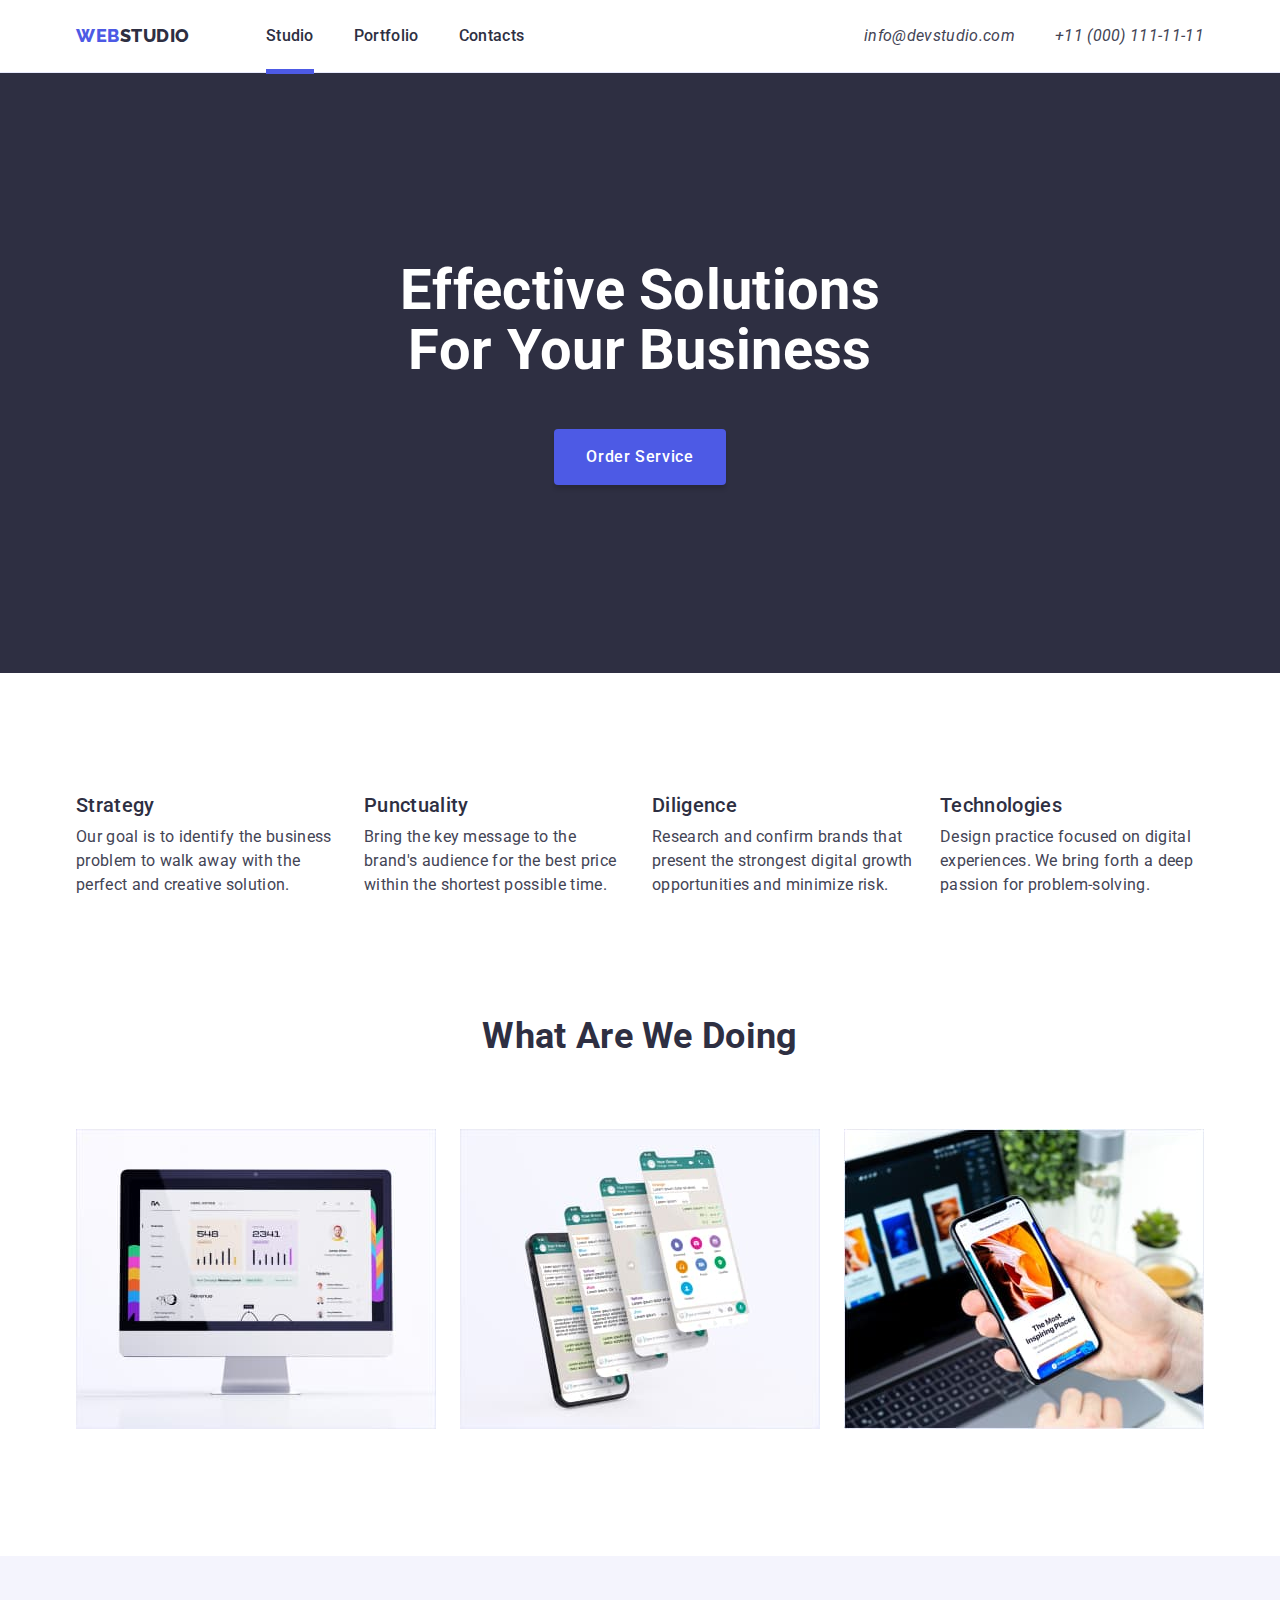
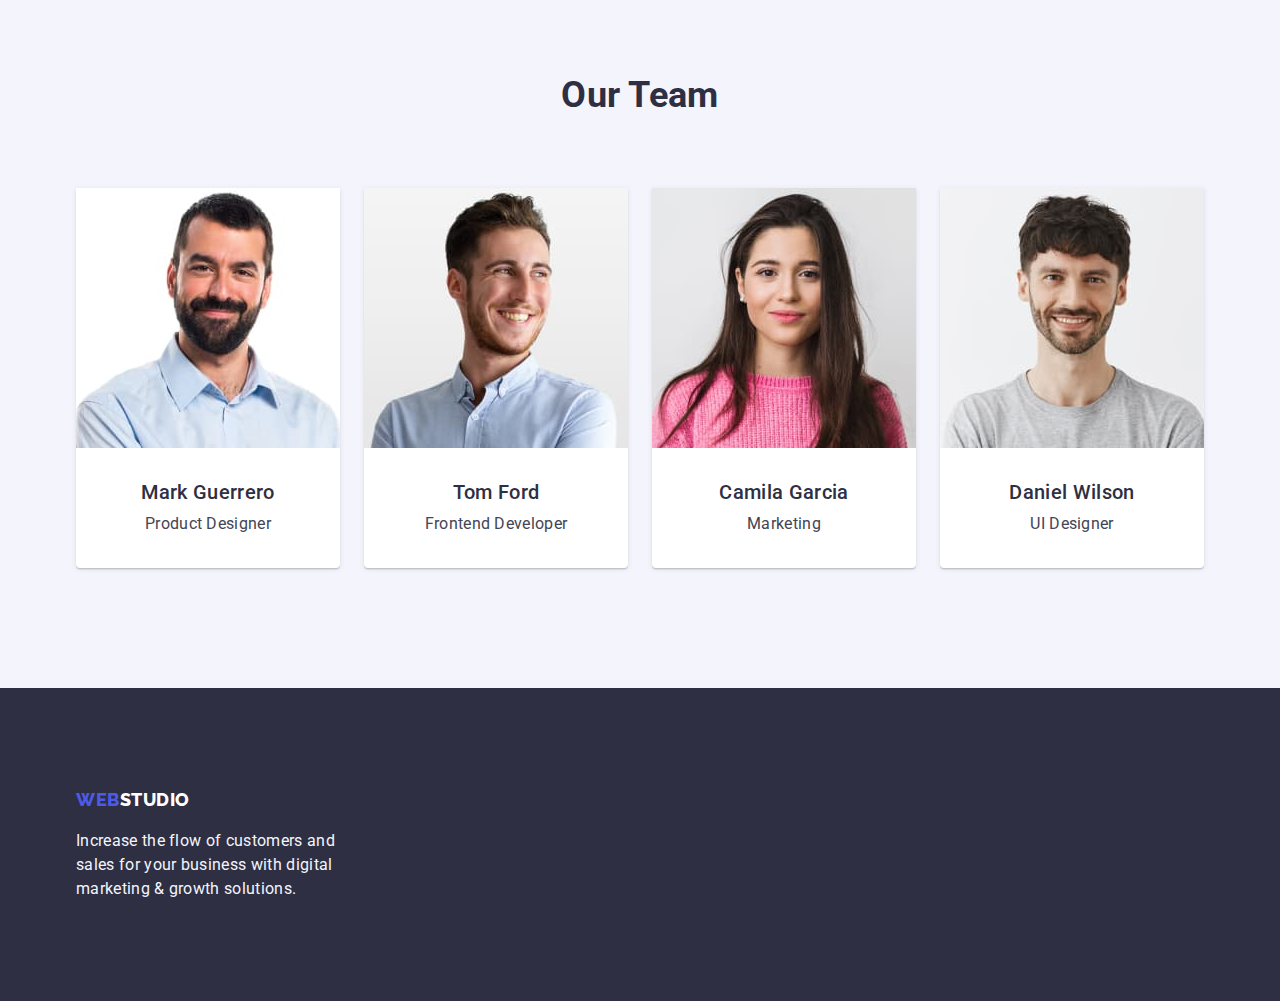
<file: index.html>
<!DOCTYPE html>
<html lang="en">
  <head>
    <meta charset="UTF-8" />
    <meta http-equiv="X-UA-Compatible" content="IE=edge" />
    <meta name="viewport" content="width=device-width, initial-scale=1.0" />
    <link
      href="https://cdnjs.cloudflare.com/ajax/libs/modern-normalize/1.0.0/modern-normalize.min.css"
      rel="stylesheet"
    />
    <link rel="preconnect" href="https://fonts.gstatic.com" />
    <link
      href="https://fonts.googleapis.com/css2?family=Raleway:wght@800&family=Roboto:wght@400;500;700&display=swap"
      rel="stylesheet"
    />
    <link rel="stylesheet" href="./styles/css.css" />
    <title>WebStudio</title>
  </head>
  <body>
    <header class="header">
      <div class="container cont-header header-flex">
        <nav class="nav-flex">
          <a href="./index.html" class="logo nav-item"
            ><span class="logo-web">Web</span>Studio</a
          >
          <ul class="index-nav list menu-flex nav-item">
            <li class="menu-item">
              <a href="./index.html" class="link current">Studio</a>
            </li>
            <li class="menu-item">
              <a href="./portfolio.html" class="link">Portfolio</a>
            </li>
            <li class="menu-item"><a href="" class="link">Contacts</a></li>
          </ul>
        </nav>
        <address class="address">
          <ul class="address-list list address-flex">
            <li class="address-item">
              <a href="mailto:info@devstudio.com" class="link"
                >info@devstudio.com</a
              >
            </li>
            <li class="address-item">
              <a href="tel:+110001111111" class="link">+11 (000) 111-11-11</a>
            </li>
          </ul>
        </address>
      </div>
    </header>
    <main>
      <!-- HERO -->
      <section class="hero container">
        <h1 class="title">Effective Solutions for Your Business</h1>
        <button type="button" class="button">Order Service</button>
      </section>
      <section class="section advantages">
        <!-- Заголовок надо будет скрыть -->
        <div class="container">
          <h2 hidden class="title-invis">Our advantages</h2>
          <ul class="list advant-flex">
            <li class="advant-item">
              <h3 class="title-second">Strategy</h3>
              <p>
                Our goal is to identify the business problem to walk away with
                the perfect and creative solution.
              </p>
            </li>
            <li class="advant-item">
              <h3 class="title-second">Punctuality</h3>
              <p>
                Bring the key message to the brand's audience for the best price
                within the shortest possible time.
              </p>
            </li>
            <li class="advant-item">
              <h3 class="title-second">Diligence</h3>
              <p>
                Research and confirm brands that present the strongest digital
                growth opportunities and minimize risk.
              </p>
            </li>
            <li class="advant-item">
              <h3 class="title-second">Technologies</h3>
              <p>
                Design practice focused on digital experiences. We bring forth a
                deep passion for problem-solving.
              </p>
            </li>
          </ul>
        </div>
      </section>
      <section class="section works">
        <div class="container">
          <h2 class="title">What are we doing</h2>
          <ul class="list works-flex">
            <li class="works-item">
              <img
                src="./images/img1.jpg"
                alt="site design on the monitor"
                width="360"
              />
            </li>
            <li class="works-item">
              <img
                src="./images/img2.jpg"
                alt="
  mobile application design"
                width="360"
              />
            </li>
            <li class="works-item">
              <img src="./images/img3.jpg" alt="cross-platform" width="360" />
            </li>
          </ul>
        </div>
      </section>
      <!-- TEAM -->
      <section class="section team">
        <div class="container team">
          <h2 class="title">Our Team</h2>
          <ul class="list team-flex">
            <li class="team-item">
              <img
                src="./images/team/mark.jpg"
                alt="Mark Guerrero"
                width="264"
              />
              <div class="descrip-team">
                <h3 class="title-second">Mark Guerrero</h3>
                <p class="team-text">Product Designer</p>
              </div>
            </li>
            <li class="team-item">
              <img src="./images/team/tom.jpg" alt="Tom Ford" width="264" />
              <div class="descrip-team">
                <h3 class="title-second">Tom Ford</h3>
                <p class="team-text">Frontend Developer</p>
              </div>
            </li>
            <li class="team-item">
              <img
                src="./images/team/camila.jpg"
                alt="Camila Garcia"
                width="264"
              />
              <div class="descrip-team">
                <h3 class="title-second">Camila Garcia</h3>
                <p class="team-text">Marketing</p>
              </div>
            </li>
            <li class="team-item">
              <img
                src="./images/team/daniel.jpg"
                alt="Daniel Wilson"
                width="264"
              />
              <div class="descrip-team">
                <h3 class="title-second">Daniel Wilson</h3>
                <p class="team-text">UI Designer</p>
              </div>
            </li>
          </ul>
        </div>
      </section>
    </main>
    <footer class="footer">
      <div class="container">
        <div class="logo-div">
          <a href="./index.html" class="logo"
            ><span class="logo-web">Web</span>Studio</a
          >
          <p class="text-footer">
            Increase the flow of customers and sales for your business with
            digital marketing & growth solutions.
          </p>
        </div>
      </div>
    </footer>
  </body>
</html>
</file>
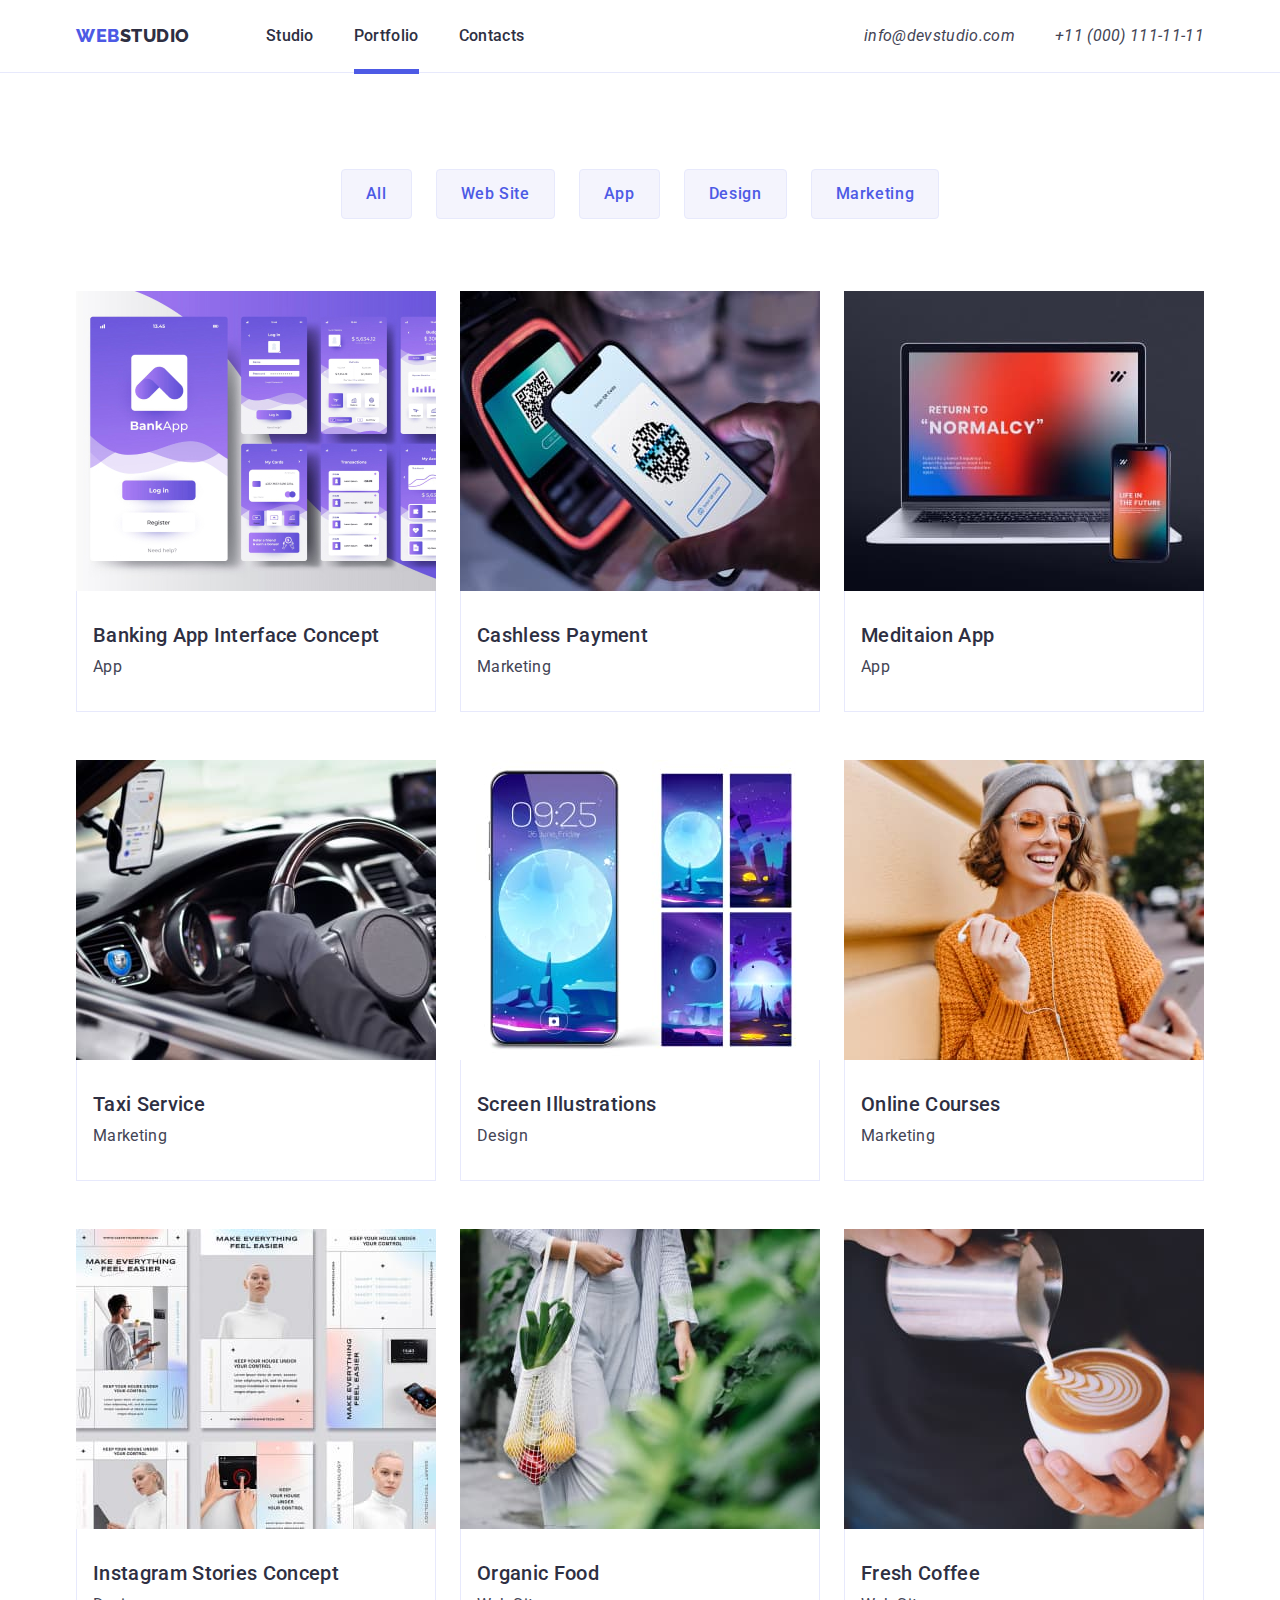
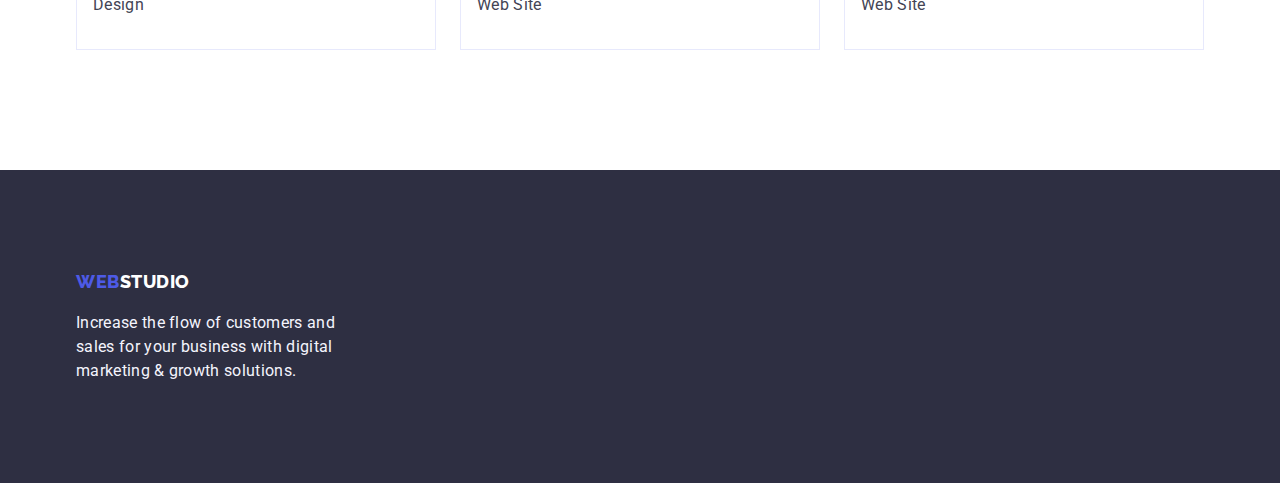
<file: portfolio.html>
<!DOCTYPE html>
<html lang="en">
  <head>
    <meta charset="UTF-8" />
    <meta http-equiv="X-UA-Compatible" content="IE=edge" />
    <meta name="viewport" content="width=device-width, initial-scale=1.0" />
    <link
      href="https://cdnjs.cloudflare.com/ajax/libs/modern-normalize/1.0.0/modern-normalize.min.css"
      rel="stylesheet"
    />
    <link rel="preconnect" href="https://fonts.gstatic.com" />
    <link
      href="https://fonts.googleapis.com/css2?family=Raleway:wght@800&family=Roboto:wght@400;500;700&display=swap"
      rel="stylesheet"
    />
    <link rel="stylesheet" href="./styles/css.css" />
    <title>WebStudio</title>
  </head>
  <body>
    <header class="header">
      <div class="container cont-header header-flex">
        <nav class="nav-flex">
          <a href="./index.html" class="logo nav-item"
            ><span class="logo-web">Web</span>Studio</a
          >
          <ul class="index-nav list menu-flex nav-item">
            <li class="menu-item">
              <a href="./index.html" class="link">Studio</a>
            </li>
            <li class="menu-item">
              <a href="./portfolio.html" class="link current">Portfolio</a>
            </li>
            <li class="menu-item"><a href="" class="link">Contacts</a></li>
          </ul>
        </nav>
        <address class="address">
          <ul class="address-list list address-flex">
            <li class="address-item">
              <a href="mailto:info@devstudio.com" class="link"
                >info@devstudio.com</a
              >
            </li>
            <li class="address-item">
              <a href="tel:+110001111111" class="link">+11 (000) 111-11-11</a>
            </li>
          </ul>
        </address>
      </div>
    </header>
    <main>
      <section class="section projects">
        <div class="container">
          <h1 hidden class="title-invis">Our projects</h1>
          <ul class="list buttons-flex">
            <li class="button-item">
              <button type="button" class="button">All</button>
            </li>
            <li class="button-item">
              <button type="button" class="button">Web Site</button>
            </li>
            <li class="button-item">
              <button type="button" class="button">App</button>
            </li>
            <li class="button-item">
              <button type="button" class="button">Design</button>
            </li>
            <li class="button-item">
              <button type="button" class="button">Marketing</button>
            </li>
          </ul>
          <ul class="list projects-flex">
            <li class="projects-item">
              <img
                src="./images/portf-project/app-1.jpg"
                alt="Banking App Interface Concept"
                width="360"
              />
              <div class="descrip-projects">
                <h2 class="title-second">Banking App Interface Concept</h2>
                <p class="projects-text">App</p>
              </div>
              <!-- <p class="text-card">
                Lorem ipsum dolor sit amet consectetur adipisicing elit. Saepe,
                eligendi!
              </p> -->
            </li>
            <li class="projects-item">
              <img
                src="./images/portf-project/mark-2.jpg"
                alt="Cashless Payment"
                width="360"
              />
              <div class="descrip-projects">
                <h2 class="title-second">Cashless Payment</h2>
                <p class="projects-text">Marketing</p>
              </div>
              <!-- <p class="text-card">
                Lorem ipsum dolor sit amet consectetur, adipisicing elit. Ad,
                similique.
              </p> -->
            </li>
            <li class="projects-item">
              <img
                src="./images/portf-project/app-3.jpg"
                alt="Meditaion App"
                width="360"
              />
              <div class="descrip-projects">
                <h2 class="title-second">Meditaion App</h2>
                <p class="projects-text">App</p>
              </div>
              <!-- <p class="text-card">
                Lorem ipsum dolor sit amet consectetur, adipisicing elit. Ad,
                similique.
              </p> -->
            </li>
            <li class="projects-item">
              <img
                src="./images/portf-project/mark-4.jpg"
                alt="Taxi Service"
                width="360"
              />
              <div class="descrip-projects">
                <h2 class="title-second">Taxi Service</h2>
                <p class="projects-text">Marketing</p>
              </div>
              <!-- <p class="text-card">
                Lorem ipsum dolor sit amet consectetur, adipisicing elit. Ad,
                similique.
              </p> -->
            </li>
            <li class="projects-item">
              <img
                src="./images/portf-project/des-5.jpg"
                alt="Screen Illustrations"
                width="360"
              />
              <div class="descrip-projects">
                <h2 class="title-second">Screen Illustrations</h2>
                <p class="projects-text">Design</p>
              </div>
              <!-- <p class="text-card">
                Lorem ipsum dolor sit amet consectetur adipisicing elit. Dolore,
                molestias.
              </p> -->
            </li>
            <li class="projects-item">
              <img
                src="./images/portf-project/mark-6.jpg"
                alt="Online Courses"
                width="360"
              />
              <div class="descrip-projects">
                <h2 class="title-second">Online Courses</h2>
                <p class="projects-text">Marketing</p>
              </div>
              <!-- <p class="text-card">
                Lorem ipsum dolor sit amet consectetur adipisicing elit. Dolore,
                molestias.
              </p> -->
            </li>
            <li class="projects-item">
              <img
                src="./images/portf-project/des-7.jpg"
                alt="Instagram Stories Concept"
                width="360"
              />
              <div class="descrip-projects">
                <h2 class="title-second">Instagram Stories Concept</h2>
                <p class="projects-text">Design</p>
              </div>
              <!-- <p class="text-card">
                Lorem ipsum dolor sit amet consectetur adipisicing elit. Dolore,
                molestias.
              </p> -->
            </li>
            <li class="projects-item">
              <img
                src="./images/portf-project/web-8.jpg"
                alt="Organic Food"
                width="360"
              />
              <div class="descrip-projects">
                <h2 class="title-second">Organic Food</h2>
                <p class="projects-text">Web Site</p>
              </div>
              <!-- <p class="text-card">
                Lorem ipsum dolor, sit amet consectetur adipisicing elit. Tenetur,
                totam.
              </p> -->
            </li>
            <li class="projects-item">
              <img
                src="./images/portf-project/web-9.jpg"
                alt="Fresh Coffee"
                width="360"
              />
              <div class="descrip-projects">
                <h2 class="title-second">Fresh Coffee</h2>
                <p class="projects-text">Web Site</p>
              </div>
              <!-- <p class="text-card">
                Lorem ipsum dolor, sit amet consectetur adipisicing elit. Tenetur,
                totam.
              </p> -->
            </li>
          </ul>
        </div>
      </section>
    </main>
    <footer class="footer">
      <div class="container">
        <div class="logo-div">
          <a href="./index.html" class="logo"
            ><span class="logo-web">Web</span>Studio</a
          >
          <p class="text-footer">
            Increase the flow of customers and sales for your business with
            digital marketing & growth solutions.
          </p>
        </div>
      </div>
    </footer>
  </body>
</html>
</file>
<file: styles/css.css>
:root {
  /* SLATE */
  --text-color: #434455;
  /* NAVY BLUE */
  --dark-color: #2e2f42;
  --pressed-state: #404bbf;
  --primary-brand: #4d5ae5;
  --basic-white: #ffffff;
  --alt-white: #f4f4fd;
}

/* GENERAL */
h1,
h2,
h3,
h4,
h5,
h6,
p {
  margin: 0;
}

.list {
  list-style: none;
  padding: 0;
  margin: 0;
}

body {
  font-family: "Roboto", sans-serif;
  color: var(--text-color);
  background-color: var(--basic-white);
  letter-spacing: 0.02em;
  font-size: 16px;
  line-height: 1.5;
  font-weight: 400;
}

.button {
  display: inline-block;
  font-family: inherit;
  letter-spacing: 0.04em;
  font-weight: 500;
  font-size: 16px;
  line-height: 1.5;
  cursor: pointer;
  padding: 12px 24px;
  border: 1px solid #e7e9fc;
  border-radius: 4px;
}

.container {
  width: 1158px;
  margin-left: auto;
  margin-right: auto;
  padding-left: 15px;
  padding-right: 15px;
}

/* HEADER */
.header {
  border-bottom: 1px solid #e7e9fc;
  padding-top: 24px;
  padding-bottom: 24px;
}

.logo,
.logo:visited {
  font-family: "Raleway", "sans-serif";
  font-size: 18px;
  line-height: 1.33;
  letter-spacing: 0.03em;
  text-transform: uppercase;
  color: var(--dark-color);
  text-decoration: none;
  font-weight: 800;
}

.logo-web {
  color: var(--primary-brand);
}

.index-nav .link,
.index-nav .link:visited {
  font-weight: 500;
  font-size: 16px;
  line-height: 1.2;
  letter-spacing: 0.02em;
  color: var(--dark-color);
  text-decoration: none;
  padding-top: 24px;
  padding-bottom: 24px;
}

.index-nav .link:hover,
.index-nav .link:focus {
  color: var(--pressed-state);
}

.address .link {
  font-weight: 400;
  font-size: 16px;
  line-height: 1.5;
  text-decoration: none;
  color: inherit;
  padding-top: 24px;
  padding-bottom: 24px;
}

.address .link:hover,
.address .link:focus {
  color: var(--pressed-state);
}

.current {
  border-bottom: 5px solid var(--primary-brand);
}

/* flex header */
.menu-flex {
  display: flex;
}

.address-flex {
  display: flex;
}

.nav-flex {
  display: flex;
}

.header-flex {
  display: flex;
  align-items: center;
}

.header-flex .address {
  margin-left: auto;
}

.nav-flex .nav-item:not(:last-child) {
  margin-right: 76px;
}

.menu-flex .menu-item:not(:last-child),
.address-flex .address-item:not(:last-child) {
  margin-right: 40px;
}

/* BODY */
/* HERO */
.hero.container {
  height: 600px;
  width: auto;
  padding-top: 188px;
  padding-bottom: 188px;
  background-color: var(--dark-color);
  text-align: center;
}

.hero .title {
  font-weight: 700;
  font-size: 56px;
  line-height: 1.07;
  color: var(--basic-white);
  margin-bottom: 48px;
  margin-left: auto;
  margin-right: auto;
  width: 496px;
}

.hero .button {
  color: var(--basic-white);
  background-color: var(--primary-brand);
  padding: 16px 32px;
  box-shadow: 0px 4px 4px rgba(0, 0, 0, 0.15);
  min-width: 169px;
  border: none;
}
.hero .button:hover,
.hero .button:focus {
  background-color: var(--pressed-state);
}

/* SECTIONS */
/* .advantages .title,
.works .title,
.team .title  */

.title {
  color: var(--dark-color);
  font-weight: 700;
  font-size: 36px;
  line-height: 1.11;
  text-align: center;
  text-transform: capitalize;
  margin-bottom: 72px;
}

.title-second {
  font-weight: 500;
  font-size: 20px;
  line-height: 1.2;
  color: var(--dark-color);
  margin-bottom: 8px;
}

/* ADVANTAGES */
.advantages {
  padding-top: 120px;
  padding-bottom: 120px;
}

.advant-flex {
  display: flex;
}

.advant-item {
  width: calc((100% - 72px) / 4);
}

.advant-flex .advant-item:not(:last-child) {
  margin-right: 24px;
}

/* WORKS */
.works {
  padding-bottom: 120px;
}

.works-flex {
  display: flex;
}

.works-flex .works-item:not(:last-child) {
  margin-right: 24px;
}

/* TEAM */
.section.team {
  background-color: var(--alt-white);
  padding-top: 120px;
  padding-bottom: 120px;
}
.team .container {
  margin-bottom: 0;
}

.team img {
  display: block;
}

.descrip-team {
  padding-top: 32px;
  padding-bottom: 32px;
}

.team-flex {
  display: flex;
}

.team-flex .team-item {
  /* height: 380px; */
  text-align: center;
  background-color: var(--basic-white);
  box-shadow: 0px 1px 6px rgba(46, 47, 66, 0.08),
    0px 1px 1px rgba(46, 47, 66, 0.16), 0px 2px 1px rgba(46, 47, 66, 0.08);
  border-radius: 0px 0px 4px 4px;
}

.team-flex .team-item:not(:last-child) {
  margin-right: 24px;
}

/* FOOTER */
.footer .logo {
  color: var(--basic-white);
  margin-bottom: 16px;
}

.footer {
  background-color: var(--dark-color);
  padding-top: 100px;
  padding-bottom: 100px;
}

.logo-div {
  width: 264px;
}

.text-footer {
  margin-top: 16px;
  color: var(--alt-white);
}

/* PORTFOLIO */
.projects {
  padding-top: 96px;
  padding-bottom: 120px;
}

.projects .button {
  color: var(--primary-brand);
  background-color: var(--alt-white);
}

/* .projects .text-card {
  color: var(--alt-white);
  background-color: var(--primary-brand);
} */

.projects .button:hover,
.projects .button:focus {
  color: var(--basic-white);
  background-color: var(--pressed-state);
  border-color: transparent;
  box-shadow: 0px 3px 1px rgba(0, 0, 0, 0.1), 0px 2px 1px rgba(0, 0, 0, 0.08),
    0px 2px 2px rgba(0, 0, 0, 0.12);
}

.projects-flex .projects-item {
  width: 360px;
}
.projects img {
  display: block;
}

.descrip-projects {
  padding-top: 32px;
  padding-bottom: 32px;
  padding-left: 16px;
  border-right: 1px solid #e7e9fc;
  border-bottom: 1px solid #e7e9fc;
  border-left: 1px solid #e7e9fc;
}

.buttons-flex {
  margin-bottom: 72px;
}

.buttons-flex {
  display: flex;
  justify-content: center;
}

.buttons-flex .button-item:not(:last-child) {
  margin-right: 24px;
}

.projects-flex {
  display: flex;
  flex-wrap: wrap;
}

.projects-flex .projects-item:not(:nth-child(3n)) {
  margin-right: 24px;
}

.projects-flex .projects-item:not(:nth-last-child(-n + 3)) {
  margin-bottom: 48px;
}
</file>
